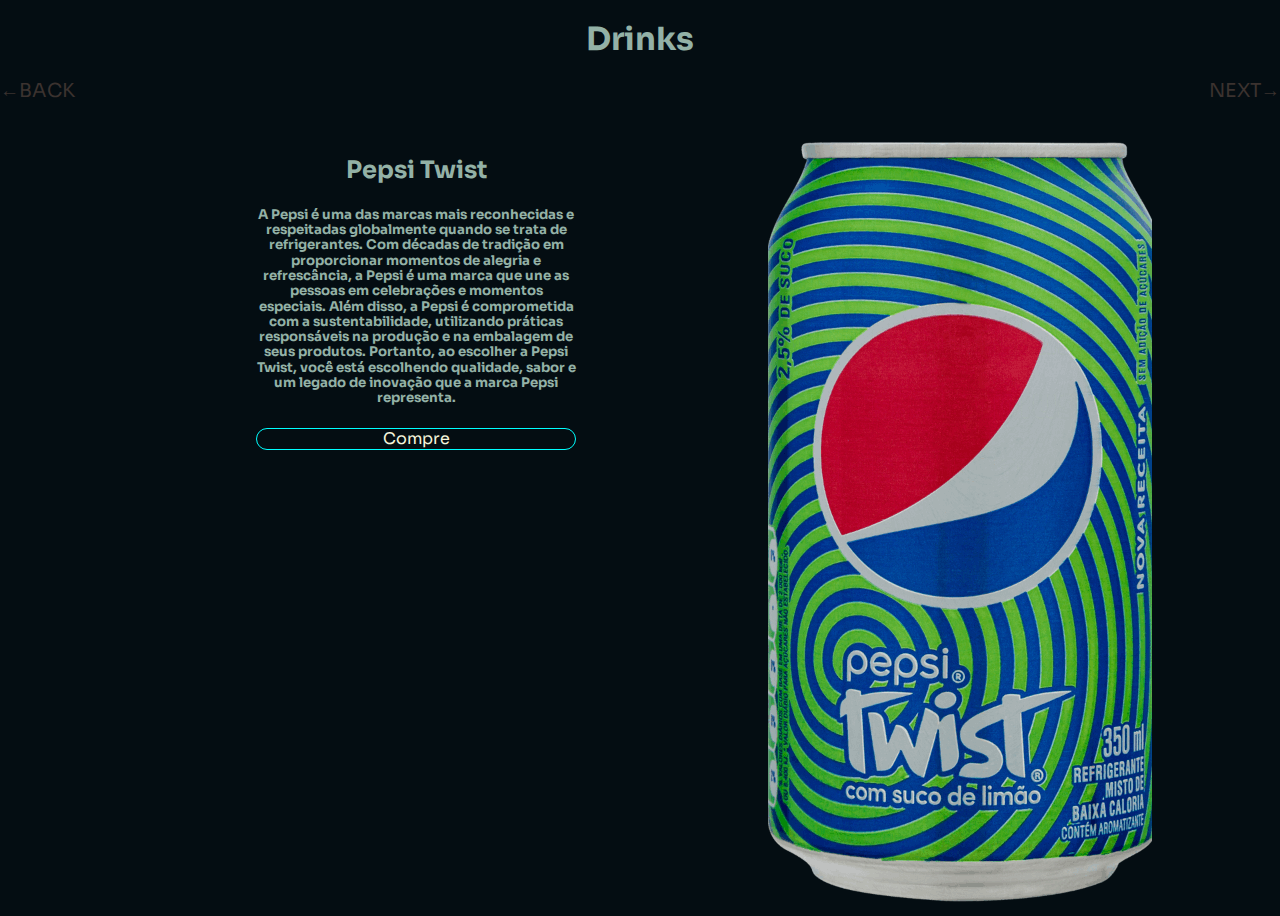
<file: html/index.html>
<!DOCTYPE html>
<html lang="pt-br">
<head>
    <meta charset="UTF-8">
    <meta name="viewport" content="width=device-width, initial-scale=1.0">
    <title>Drinks</title>

    <link rel="stylesheet" href="../css/normativa.css">
    <link rel="stylesheet" href="../css/style.css">

    <script src="../scripts/main.js"></script>
</head>
<body>
    <div id="blurBack"></div>
    <header>
        <h1 id="text">Drinks</h1>
        
    </header>
    <nav>
        <a id="Back" href="../html/index2.html">ㅤ←BACK</a>
        <a id="Next" href="../html/index1.html">NEXT→ㅤ</a>
    </nav>
    <main>
        <section>
            <h2 id="produto">Pepsi Twist</h2>
            <h5 id="descrição">A Pepsi é uma das marcas mais reconhecidas e respeitadas globalmente quando se trata de refrigerantes. Com décadas de tradição em proporcionar momentos de alegria e refrescância, a Pepsi é uma marca que une as pessoas em celebrações e momentos especiais. Além disso, a Pepsi é comprometida com a sustentabilidade, utilizando práticas responsáveis na produção e na embalagem de seus produtos. Portanto, ao escolher a Pepsi Twist, você está escolhendo qualidade, sabor e um legado de inovação que a marca Pepsi representa. </h5>
            <button id="btn" type="button" onclick="tentei()">Compre</button>
        </section>
        <aside>
            <img src="../assets/pepsi1.png" alt="">
        </aside>
    </main>

    <footer>

    </footer>

</body>
</html>
</file>
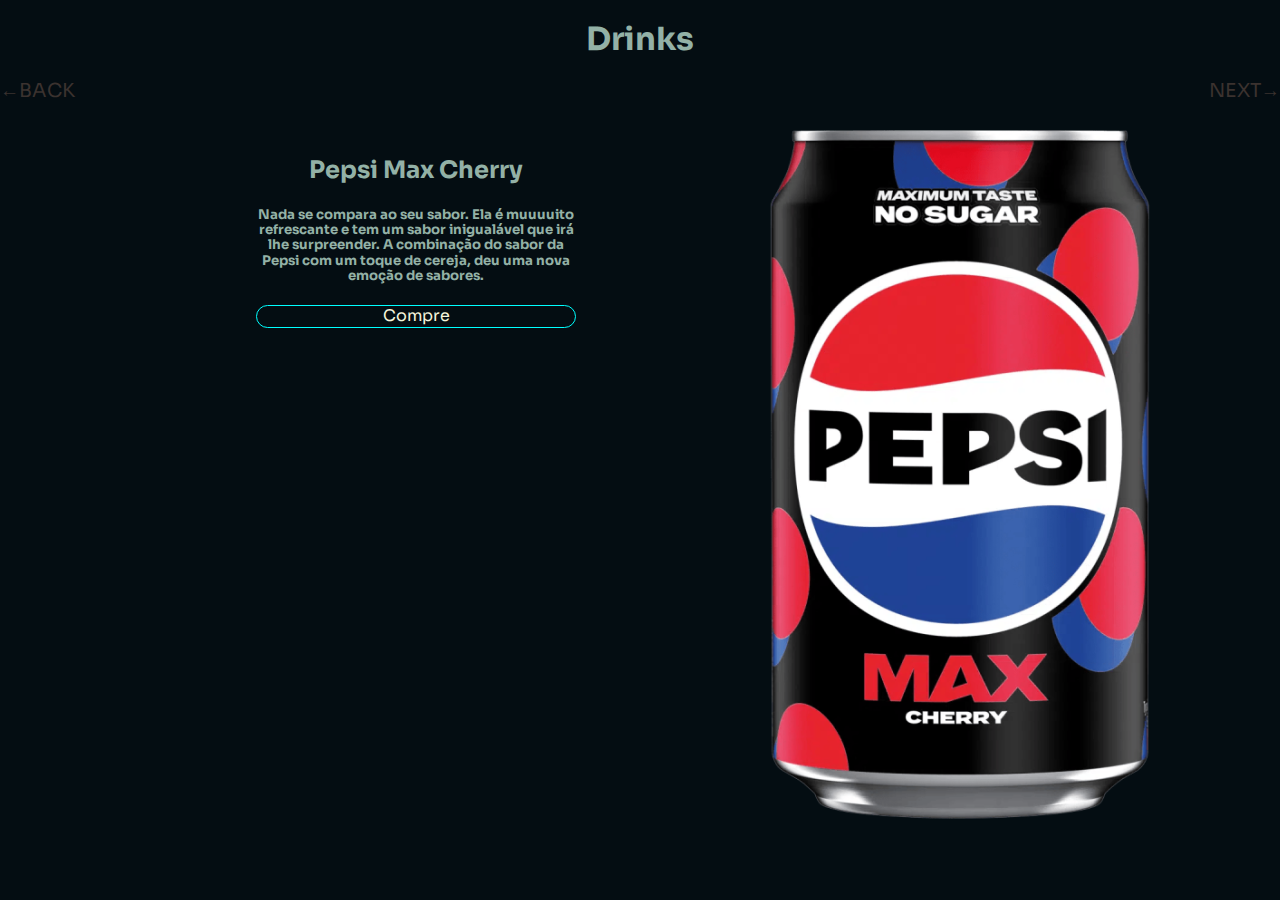
<file: html/index1.html>
<!DOCTYPE html>
<html lang="pt-br">
<head>
    <meta charset="UTF-8">
    <meta name="viewport" content="width=device-width, initial-scale=1.0">
    <title>Drinks</title>

    <link rel="stylesheet" href="../css/normativa.css">
    <link rel="stylesheet" href="../css/style.css">
    <script src="../scripts/main.js"></script>
</head>
<body>
    <div id="blurBack"></div>
    <header>
        <h1 id="text">Drinks</h1>
        
    </header>
    <nav>
        <a id="Back" href="../html/index.html">ㅤ←BACK</a>
        <a id="Next" href="../html/index2.html">NEXT→ㅤ</a>
    </nav>
    <main>
        <section>
            <h2 id="produto">Pepsi Max Cherry</h2>
            <h5 id="descrição">Nada se compara ao seu sabor.
                Ela é muuuuito refrescante e tem um sabor inigualável que irá lhe surpreender.
                A combinação do sabor da Pepsi com um toque de cereja, deu uma nova emoção de sabores.</h5>
            <button id="btn" type="button" onclick="tentei()">Compre</button>
        </section>
        <aside>
            <img src="../assets/pepsimaxCherry.png" alt="">
        </aside>
    </main>

    <footer>

    </footer>

</body>
</html>
</file>
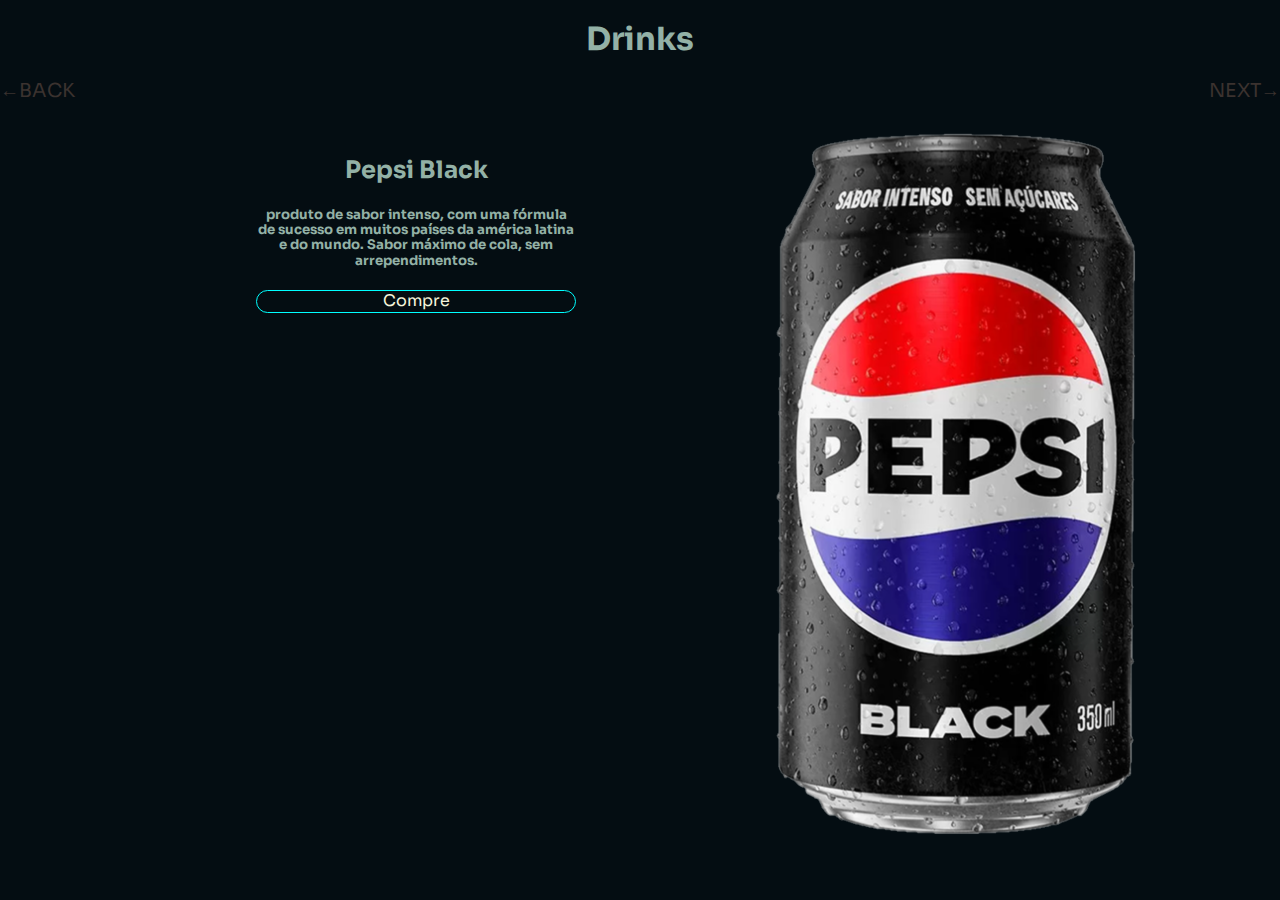
<file: html/index2.html>
<!DOCTYPE html>
<html lang="pt-br">
<head>
    <meta charset="UTF-8">
    <meta name="viewport" content="width=device-width, initial-scale=1.0">
    <title>Drinks</title>

    <link rel="stylesheet" href="../css/normativa.css">
    <link rel="stylesheet" href="../css/style.css">
    <script src="../scripts/main.js"></script>
</head>
<body>
    <div id="blurBack"></div>
    <header>
        <h1 id="text">Drinks</h1>
        
    </header>
    <nav>
        <a id="Back" href="../html/index1.html">ㅤ←BACK</a>
        <a id="Next" href="../html/index.html">NEXT→ㅤ</a>
    </nav>
    <main>
        <section>
            <h2 id="produto">Pepsi Black</h2>
            <h5 id="descrição">produto de sabor intenso, com uma fórmula de sucesso em muitos países da américa latina e do mundo. Sabor máximo de cola, sem arrependimentos.</h5>
            <button id="btn" type="button" onclick="tentei()">Compre</button>
        </section>
        <aside>
            <img src="../assets/pepsiBlack.png" alt="">
        </aside>
    </main>

    <footer>

    </footer>

</body>
</html>
</file>
<file: css/style.css>
@import url('https://fonts.googleapis.com/css2?family=Sora:wght@100..800&family=Varela+Round&display=swap');


body{
    background-color: #040D12;
    font-family: Sora,Arial, Helvetica, sans-serif;
    text-decoration: none;
    color: #93B1A6;

}

header{
    height: max-content;
}
#text{
    text-align: center;
    color: #93B1A6;
}
#text:hover{
    color: #6ee7bb;
    transition: 1s;
}
#text:not(:hover){
    color: #93B1A6;
    transition: 1s;
}











nav{
    height: 2rem;
    width: 100%;
}
a{
   font-size: 1.2rem;
   color: #3b322f;
   text-decoration: none;
}
#Back{
    float: left;

}
#Next{
    float: right;
}
a:hover{
    font-size: 1.6rem;
    color: #f5efd3;
    letter-spacing: 2px;
    transition: 1s;
}
a:not(:hover){
    font-size: 1.2rem;
    color: #3b322f;
    text-decoration: none;
    transition: 1s;
    letter-spacing: 0px;
}


section{
    margin-top: 2%;
    margin-right: 1%;
    margin-left: 20%;
    background-color: rgba(218, 218, 38, 0);
    width: 25%;
    float: left;
}
#produto{
    text-align: center;
}
#descrição{
    text-align: center;
}
#btn{
    height: 20%;
    width: 100%;
    background-color: transparent;
    border-radius: 22px;
    border-color: aqua;
    border-width: 1px;
    border-style: solid;
    color: beige;
}
#btn:hover{
    border-color: #a1d887;
    transition: 1s;
}
#btn:not(:hover){
    border-color: aqua;
    transition: 1s;

}







aside{
    float: right;
    margin-right: 10%;
}
img:not(:hover){
    filter: drop-shadow(0px 0px 15px rgba(33, 152, 173, 0));
    transition: 1s;

}
img:hover{
    filter: drop-shadow(0px 0px 15px rgb(33, 152, 173));
    transition: 1s;
}



@media only screen and (min-width: 400px) and (max-width:600px){
    body{
        background-color: rgb(17, 17, 17);
        transition: 2s;

    }

    section{
        margin-top: 2%;
        margin-left: 25%;
        background-color: rgba(27, 27, 27, 0);
        width: 50%;
        float: left;
    }

}
</file>
<file: css/normativa.css>
/*! normalize.css v8.0.1 | MIT License | github.com/necolas/normalize.css */

/* Document
   ========================================================================== */

/**
 * 1. Correct the line height in all browsers.
 * 2. Prevent adjustments of font size after orientation changes in iOS.
 */

 html {
    line-height: 1.15; /* 1 */
    -webkit-text-size-adjust: 100%; /* 2 */
  }
  
  /* Sections
     ========================================================================== */
  
  /**
   * Remove the margin in all browsers.
   */
  
  body {
    margin: 0;
  }
  
  /**
   * Render the `main` element consistently in IE.
   */
  
  main {
    display: block;
  }
  
  /**
   * Correct the font size and margin on `h1` elements within `section` and
   * `article` contexts in Chrome, Firefox, and Safari.
   */
  
  h1 {
    font-size: 2em;
    margin: 0.67em 0;
  }
  
  /* Grouping content
     ========================================================================== */
  
  /**
   * 1. Add the correct box sizing in Firefox.
   * 2. Show the overflow in Edge and IE.
   */
  
  hr {
    box-sizing: content-box; /* 1 */
    height: 0; /* 1 */
    overflow: visible; /* 2 */
  }
  
  /**
   * 1. Correct the inheritance and scaling of font size in all browsers.
   * 2. Correct the odd `em` font sizing in all browsers.
   */
  
  pre {
    font-family: monospace, monospace; /* 1 */
    font-size: 1em; /* 2 */
  }
  
  /* Text-level semantics
     ========================================================================== */
  
  /**
   * Remove the gray background on active links in IE 10.
   */
  
  a {
    background-color: transparent;
  }
  
  /**
   * 1. Remove the bottom border in Chrome 57-
   * 2. Add the correct text decoration in Chrome, Edge, IE, Opera, and Safari.
   */
  
  abbr[title] {
    border-bottom: none; /* 1 */
    text-decoration: underline; /* 2 */
    text-decoration: underline dotted; /* 2 */
  }
  
  /**
   * Add the correct font weight in Chrome, Edge, and Safari.
   */
  
  b,
  strong {
    font-weight: bolder;
  }
  
  /**
   * 1. Correct the inheritance and scaling of font size in all browsers.
   * 2. Correct the odd `em` font sizing in all browsers.
   */
  
  code,
  kbd,
  samp {
    font-family: monospace, monospace; /* 1 */
    font-size: 1em; /* 2 */
  }
  
  /**
   * Add the correct font size in all browsers.
   */
  
  small {
    font-size: 80%;
  }
  
  /**
   * Prevent `sub` and `sup` elements from affecting the line height in
   * all browsers.
   */
  
  sub,
  sup {
    font-size: 75%;
    line-height: 0;
    position: relative;
    vertical-align: baseline;
  }
  
  sub {
    bottom: -0.25em;
  }
  
  sup {
    top: -0.5em;
  }
  
  /* Embedded content
     ========================================================================== */
  
  /**
   * Remove the border on images inside links in IE 10.
   */
  
  img {
    border-style: none;
  }
  
  /* Forms
     ========================================================================== */
  
  /**
   * 1. Change the font styles in all browsers.
   * 2. Remove the margin in Firefox and Safari.
   */
  
  button,
  input,
  optgroup,
  select,
  textarea {
    font-family: inherit; /* 1 */
    font-size: 100%; /* 1 */
    line-height: 1.15; /* 1 */
    margin: 0; /* 2 */
  }
  
  /**
   * Show the overflow in IE.
   * 1. Show the overflow in Edge.
   */
  
  button,
  input { /* 1 */
    overflow: visible;
  }
  
  /**
   * Remove the inheritance of text transform in Edge, Firefox, and IE.
   * 1. Remove the inheritance of text transform in Firefox.
   */
  
  button,
  select { /* 1 */
    text-transform: none;
  }
  
  /**
   * Correct the inability to style clickable types in iOS and Safari.
   */
  
  button,
  [type="button"],
  [type="reset"],
  [type="submit"] {
    -webkit-appearance: button;
  }
  
  /**
   * Remove the inner border and padding in Firefox.
   */
  
  button::-moz-focus-inner,
  [type="button"]::-moz-focus-inner,
  [type="reset"]::-moz-focus-inner,
  [type="submit"]::-moz-focus-inner {
    border-style: none;
    padding: 0;
  }
  
  /**
   * Restore the focus styles unset by the previous rule.
   */
  
  button:-moz-focusring,
  [type="button"]:-moz-focusring,
  [type="reset"]:-moz-focusring,
  [type="submit"]:-moz-focusring {
    outline: 1px dotted ButtonText;
  }
  
  /**
   * Correct the padding in Firefox.
   */
  
  fieldset {
    padding: 0.35em 0.75em 0.625em;
  }
  
  /**
   * 1. Correct the text wrapping in Edge and IE.
   * 2. Correct the color inheritance from `fieldset` elements in IE.
   * 3. Remove the padding so developers are not caught out when they zero out
   *    `fieldset` elements in all browsers.
   */
  
  legend {
    box-sizing: border-box; /* 1 */
    color: inherit; /* 2 */
    display: table; /* 1 */
    max-width: 100%; /* 1 */
    padding: 0; /* 3 */
    white-space: normal; /* 1 */
  }
  
  /**
   * Add the correct vertical alignment in Chrome, Firefox, and Opera.
   */
  
  progress {
    vertical-align: baseline;
  }
  
  /**
   * Remove the default vertical scrollbar in IE 10+.
   */
  
  textarea {
    overflow: auto;
  }
  
  /**
   * 1. Add the correct box sizing in IE 10.
   * 2. Remove the padding in IE 10.
   */
  
  [type="checkbox"],
  [type="radio"] {
    box-sizing: border-box; /* 1 */
    padding: 0; /* 2 */
  }
  
  /**
   * Correct the cursor style of increment and decrement buttons in Chrome.
   */
  
  [type="number"]::-webkit-inner-spin-button,
  [type="number"]::-webkit-outer-spin-button {
    height: auto;
  }
  
  /**
   * 1. Correct the odd appearance in Chrome and Safari.
   * 2. Correct the outline style in Safari.
   */
  
  [type="search"] {
    -webkit-appearance: textfield; /* 1 */
    outline-offset: -2px; /* 2 */
  }
  
  /**
   * Remove the inner padding in Chrome and Safari on macOS.
   */
  
  [type="search"]::-webkit-search-decoration {
    -webkit-appearance: none;
  }
  
  /**
   * 1. Correct the inability to style clickable types in iOS and Safari.
   * 2. Change font properties to `inherit` in Safari.
   */
  
  ::-webkit-file-upload-button {
    -webkit-appearance: button; /* 1 */
    font: inherit; /* 2 */
  }
  
  /* Interactive
     ========================================================================== */
  
  /*
   * Add the correct display in Edge, IE 10+, and Firefox.
   */
  
  details {
    display: block;
  }
  
  /*
   * Add the correct display in all browsers.
   */
  
  summary {
    display: list-item;
  }
  
  /* Misc
     ========================================================================== */
  
  /**
   * Add the correct display in IE 10+.
   */
  
  template {
    display: none;
  }
  
  /**
   * Add the correct display in IE 10.
   */
  
  [hidden] {
    display: none;
  }
</file>
